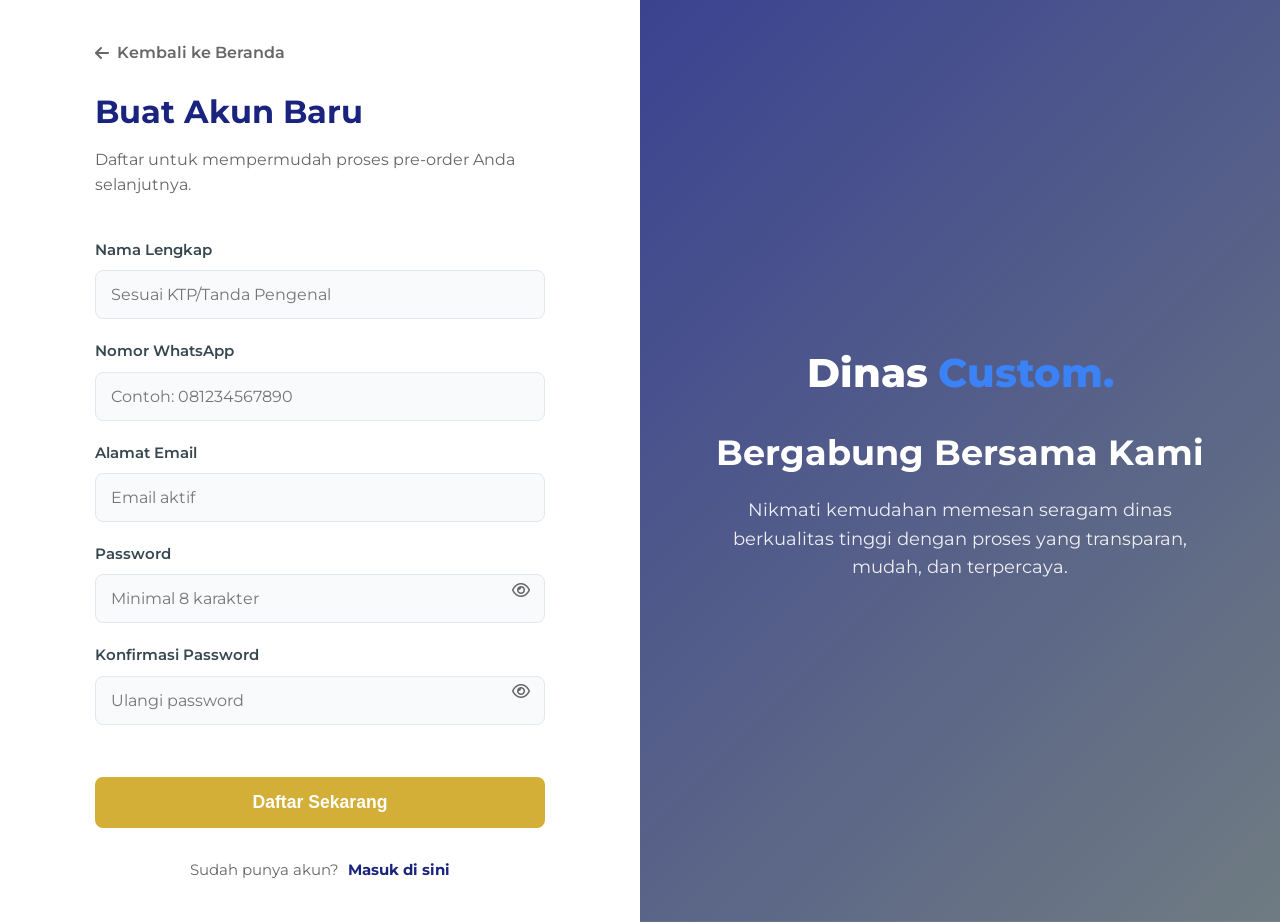
<file: register.html>
<!DOCTYPE html>
<html lang="id">
<head>
    <meta charset="UTF-8">
    <meta name="viewport" content="width=device-width, initial-scale=1.0">
    <title>Daftar - DinasCustom</title>
    <!-- Google Fonts -->
    <link rel="preconnect" href="https://fonts.googleapis.com">
    <link rel="preconnect" href="https://fonts.gstatic.com" crossorigin>
    <link href="https://fonts.googleapis.com/css2?family=Montserrat:wght@400;500;600;700;800&display=swap" rel="stylesheet">
    <!-- FontAwesome -->
    <link rel="stylesheet" href="https://cdnjs.cloudflare.com/ajax/libs/font-awesome/6.4.0/css/all.min.css">
    <!-- Custom CSS -->
    <link rel="stylesheet" href="css/style.css"> <!-- Base styles -->
    <link rel="stylesheet" href="css/auth.css"> <!-- Auth styles -->
    <script src="js/guard.js"></script>
</head>
<body class="auth-body">

    <div class="auth-container">
        
        <!-- Left Side: Form -->
        <div class="auth-right">
            <div class="auth-form-wrapper">
                
                <!-- Back Button -->
                <a href="index.html" class="auth-back-btn"><i class="fa-solid fa-arrow-left"></i> Kembali ke Beranda</a>

                <a href="index.html" class="auth-logo-mobile" id="authLogoMobile">Dinas<span>Custom.</span></a>

                <div class="auth-header">
                    <h2>Buat Akun Baru</h2>
                    <p>Daftar untuk mempermudah proses pre-order Anda selanjutnya.</p>
                </div>

                <form class="auth-form" id="registerForm" autocomplete="off">
                    <div class="form-group">
                        <label for="name">Nama Lengkap</label>
                        <input type="text" id="name" class="form-control" placeholder="Sesuai KTP/Tanda Pengenal" required autocomplete="off">
                    </div>

                    <div class="form-group">
                        <label for="whatsapp">Nomor WhatsApp</label>
                        <input type="tel" id="whatsapp" class="form-control" placeholder="Contoh: 081234567890" required autocomplete="off" maxlength="15">
                    </div>

                    <div class="form-group">
                        <label for="email">Alamat Email</label>
                        <input type="email" id="email" class="form-control" placeholder="Email aktif" required autocomplete="off">
                    </div>

                    <div class="form-group">
                        <label for="password">Password</label>
                        <input type="password" id="password" class="form-control" placeholder="Minimal 8 karakter" required autocomplete="new-password" minlength="8">
                        <i class="fa-regular fa-eye password-toggle" id="togglePassword1"></i>
                    </div>

                    <div class="form-group">
                        <label for="confirm-password">Konfirmasi Password</label>
                        <input type="password" id="confirm-password" class="form-control" placeholder="Ulangi password" required autocomplete="new-password" minlength="8">
                        <i class="fa-regular fa-eye password-toggle" id="togglePassword2"></i>
                    </div>

                    <button type="submit" class="btn btn-primary auth-btn mt-4">Daftar Sekarang</button>
                </form>

                <div class="auth-footer">
                    Sudah punya akun? <a href="login.html">Masuk di sini</a>
                </div>
            </div>
        </div>

        <!-- Right Side: Image (Flipped layout for variety) -->
        <div class="auth-left" id="authLeftBg" style="background-image: linear-gradient(135deg, rgba(26, 35, 126, 0.85) 0%, rgba(55, 71, 79, 0.7) 100%), url('https://images.unsplash.com/photo-1543163521-1bf539c55dd2?ixlib=rb-4.0.3&auto=format&fit=crop&w=800&q=80');">
            <div class="auth-left-content">
                <a href="index.html" class="auth-logo" id="authLogoLeft">Dinas<span>Custom.</span></a>
                <h1 class="auth-title">Bergabung Bersama Kami</h1>
                <p class="auth-desc">Nikmati kemudahan memesan seragam dinas berkualitas tinggi dengan proses yang transparan, mudah, dan terpercaya.</p>
            </div>
        </div>

    </div>

    <div id="toast-container" class="toast-container"></div>

    <!-- Config & Script Autentikasi -->
    <script src="js/config.js"></script>
    <script src="js/auth.js"></script>
</body>
</html>
</file>
<file: css/style.css>
/* 
   ========================================
   DinasCustom - CSS Variables & Reset
   ========================================
*/
:root {
    /* Color Palette */
    --primary-color: #1A237E; /* Navy Blue - Otoritas/Kepercayaan */
    --secondary-color: #37474F; /* Dark Grey - Profesional */
    --accent-color: #D4AF37; /* Gold - Elegan/Premium */
    --accent-hover: #b5952f;
    --danger-color: #800000; /* Maroon - Highlight diskon */
    --light-bg: #F5F7FA;
    --white: #FFFFFF;
    --text-main: #333333;
    --text-muted: #666666;
    
    /* Typography */
    --font-main: 'Montserrat', sans-serif;
    
    /* Layout */
    --container-width: 1200px;
    --transition: all 0.3s ease;
}

* {
    margin: 0;
    padding: 0;
    box-sizing: border-box;
}

html {
    scroll-behavior: smooth;
}

body {
    font-family: var(--font-main);
    color: var(--text-main);
    line-height: 1.6;
    background-color: var(--white);
}

a {
    text-decoration: none;
    color: inherit;
}

ul {
    list-style: none;
}

/* 
   ========================================
   Utility Classes
   ========================================
*/
.container {
    max-width: var(--container-width);
    margin: 0 auto;
    padding: 0 20px;
}

.text-center { text-align: center; }
.py-section { padding: 80px 0; }
.mt-4 { margin-top: 2rem; }
.bg-light { background-color: var(--light-bg); }
.bg-navy { background-color: var(--primary-color); }
.text-white { color: var(--white); }
.text-light-gray { color: #cfd8dc; }

.section-title {
    font-size: 2.5rem;
    font-weight: 700;
    margin-bottom: 15px;
    color: var(--primary-color);
}
.bg-navy .section-title {
    color: var(--white);
}

.bg-navy .section-subtitle {
    color: var(--white);
}

.section-subtitle {
    font-size: 1.1rem;
    color: var(--text-muted);
    margin-bottom: 40px;
    max-width: 600px;
    margin-left: auto;
    margin-right: auto;
}

/* Buttons */
.btn {
    display: inline-block;
    padding: 12px 28px;
    border-radius: 8px;
    font-weight: 600;
    cursor: pointer;
    transition: var(--transition);
    border: none;
    text-align: center;
}

.btn-sm {
    padding: 8px 20px;
    font-size: 0.9rem;
}

.btn-lg {
    padding: 15px 35px;
    font-size: 1.1rem;
}

.btn-block {
    display: block;
    width: 100%;
}

.btn-primary {
    background-color: var(--accent-color);
    color: var(--white);
}

.btn-primary:hover {
    background-color: var(--accent-hover);
    transform: translateY(-2px);
    box-shadow: 0 4px 12px rgba(212, 175, 55, 0.3);
}

.btn-outline {
    background-color: transparent;
    border: 2px solid var(--white);
    color: var(--white);
}

.btn-outline:hover {
    background-color: var(--white);
    color: var(--primary-color);
}

/* 
   ========================================
   Header / Navbar
   ========================================
*/
.navbar {
    position: fixed;
    top: 0;
    left: 0;
    width: 100%;
    background-color: rgba(255, 255, 255, 0.95);
    backdrop-filter: blur(10px);
    z-index: 1000;
    box-shadow: 0 2px 10px rgba(0,0,0,0.05);
    transition: var(--transition);
    padding: 5px 0;
}

.navbar.scrolled {
    box-shadow: 0 2px 15px rgba(0,0,0,0.1);
    padding: 0;
}

.nav-content {
    display: flex;
    justify-content: space-between;
    align-items: center;
    height: 80px;
}

.logo {
    font-size: 1.8rem;
    font-weight: 800;
    color: var(--primary-color);
    display: inline-flex;
    align-items: center;
    gap: 10px;
    text-decoration: none;
}

.logo img {
    max-height: 38px;
    width: auto;
    object-fit: contain;
}

.logo span {
    color: #3b82f6;
}

.nav-links {
    display: flex;
    gap: 30px;
}

.nav-links a {
    font-weight: 500;
    color: var(--secondary-color);
    transition: var(--transition);
}

.nav-links a:hover {
    color: var(--accent-color);
}

/* 
   ========================================
   Hero Section
   ========================================
*/
.hero {
    position: relative;
    height: 100vh;
    min-height: 700px;
    display: flex;
    align-items: center;
    background-image: url('../img/hero.png'); /* The generated image */
    background-size: cover;
    background-position: center;
    background-attachment: fixed;
    color: var(--white);
    padding-top: 80px;
}

.hero-overlay {
    position: absolute;
    top: 0;
    left: 0;
    width: 100%;
    height: 100%;
    background: linear-gradient(135deg, rgba(26, 35, 126, 0.85) 0%, rgba(55, 71, 79, 0.7) 100%);
}

.hero-content {
    position: relative;
    z-index: 2;
    max-width: 800px;
    margin-top: 60px;
}

.hero-title {
    font-size: 3.5rem;
    font-weight: 800;
    line-height: 1.2;
    margin-bottom: 20px;
    text-shadow: 0 2px 10px rgba(0,0,0,0.3);
}

.hero-subtitle {
    font-size: 1.2rem;
    font-weight: 400;
    margin-bottom: 40px;
    opacity: 0.9;
    max-width: 600px;
}

.hero-actions {
    display: flex;
    gap: 20px;
    margin-bottom: 50px;
}

/* Event Diskon Berwaktu */
.discount-banner {
    background: rgba(255, 255, 255, 0.1);
    backdrop-filter: blur(5px);
    border: 1px solid rgba(255, 255, 255, 0.2);
    padding: 20px;
    border-radius: 12px;
    display: inline-flex;
    flex-direction: column;
    align-items: center;
    gap: 15px;
}

.discount-info {
    display: flex;
    align-items: center;
    gap: 10px;
    font-weight: 600;
    color: var(--accent-color);
}

.countdown {
    display: flex;
    align-items: center;
    gap: 15px;
}

.time-box {
    display: flex;
    flex-direction: column;
    align-items: center;
    background: var(--white);
    color: var(--primary-color);
    min-width: 60px;
    padding: 10px;
    border-radius: 8px;
    box-shadow: 0 4px 10px rgba(0,0,0,0.2);
}

.time-box span {
    font-size: 1.8rem;
    font-weight: 700;
    line-height: 1;
}

.time-box small {
    font-size: 0.75rem;
    font-weight: 500;
    margin-top: 5px;
    text-transform: uppercase;
}

.colon {
    font-size: 1.5rem;
    font-weight: 700;
    animation: blink 1s infinite;
}

@keyframes blink {
    0%, 100% { opacity: 1; }
    50% { opacity: 0; }
}

/* 
   ========================================
   How It Works
   ========================================
*/
.steps-grid {
    display: grid;
    grid-template-columns: repeat(auto-fit, minmax(250px, 1fr));
    gap: 30px;
    margin-top: 50px;
}

.step-card {
    background: var(--white);
    padding: 40px 30px;
    border-radius: 16px;
    box-shadow: 0 10px 30px rgba(0,0,0,0.05);
    transition: var(--transition);
    position: relative;
    overflow: hidden;
}

.step-card:hover {
    transform: translateY(-10px);
    box-shadow: 0 15px 40px rgba(0,0,0,0.1);
}

.step-card::before {
    content: '';
    position: absolute;
    top: 0;
    left: 0;
    width: 100%;
    height: 4px;
    background: var(--primary-color);
    transform: scaleX(0);
    transform-origin: left;
    transition: var(--transition);
}

.step-card:hover::before {
    transform: scaleX(1);
}

.step-icon {
    width: 70px;
    height: 70px;
    background: var(--light-bg);
    color: var(--primary-color);
    border-radius: 50%;
    display: flex;
    justify-content: center;
    align-items: center;
    font-size: 1.8rem;
    margin: 0 auto 20px;
    transition: var(--transition);
}

.step-card:hover .step-icon {
    background: var(--primary-color);
    color: var(--white);
}

.step-card h3 {
    color: var(--secondary-color);
    margin-bottom: 15px;
    font-size: 1.2rem;
}

.step-card p {
    color: var(--text-muted);
    font-size: 0.95rem;
}

/* 
   ========================================
   Gallery / Katalog
   ========================================
*/
.filter-container {
    display: flex;
    justify-content: center;
    gap: 15px;
    margin-bottom: 40px;
    flex-wrap: wrap;
}

.filter-btn {
    padding: 8px 24px;
    border: 2px solid var(--light-bg);
    background: transparent;
    border-radius: 30px;
    font-family: var(--font-main);
    font-weight: 600;
    color: var(--text-muted);
    cursor: pointer;
    transition: var(--transition);
}

.filter-btn:hover, .filter-btn.active {
    background: var(--primary-color);
    border-color: var(--primary-color);
    color: var(--white);
}

.product-grid {
    display: grid;
    grid-template-columns: repeat(auto-fill, minmax(280px, 1fr));
    gap: 30px;
}

.product-card {
    background: var(--white);
    border-radius: 16px;
    overflow: hidden;
    box-shadow: 0 5px 20px rgba(0,0,0,0.05);
    transition: var(--transition);
    display: block; /* Default display for filtering */
}

.product-card.hide {
    display: none;
}

.product-card:hover {
    transform: translateY(-5px);
    box-shadow: 0 15px 30px rgba(0,0,0,0.1);
}

.product-img-wrap {
    position: relative;
    height: 300px;
    overflow: hidden;
    background: var(--light-bg);
}

.product-img {
    width: 100%;
    height: 100%;
    object-fit: cover;
    transition: transform 0.5s ease;
}

.product-card:hover .product-img {
    transform: scale(1.05);
}

/* Badges */
.badge {
    position: absolute;
    top: 15px;
    right: 15px;
    padding: 6px 12px;
    border-radius: 20px;
    font-size: 0.8rem;
    font-weight: 700;
    color: var(--white);
    z-index: 2;
    box-shadow: 0 2px 5px rgba(0,0,0,0.2);
}

.badge-po {
    background-color: var(--primary-color);
}

.badge-discount {
    background-color: var(--danger-color);
}

.product-info {
    padding: 25px;
}

.product-info h3 {
    font-size: 1.1rem;
    color: var(--secondary-color);
    margin-bottom: 10px;
}

.product-info .price {
    font-size: 1.25rem;
    font-weight: 700;
    color: var(--primary-color);
    margin-bottom: 20px;
}

.product-info .price del {
    font-size: 0.9rem;
    color: var(--text-muted);
    font-weight: 500;
    margin-right: 8px;
}

/* 
   ========================================
   Social Proof
   ========================================
*/
.client-logos {
    display: flex;
    justify-content: center;
    gap: 20px;
    flex-wrap: wrap;
    margin-bottom: 50px;
}

.logo-box {
    background: rgba(255, 255, 255, 0.05);
    border: 1px solid rgba(255, 255, 255, 0.1);
    color: var(--white);
    padding: 20px;
    border-radius: 12px;
    font-weight: 600;
    letter-spacing: 0.5px;
    display: flex;
    flex-direction: column;
    align-items: center;
    justify-content: center;
    gap: 12px;
    min-width: 180px;
    transition: var(--transition);
}

.logo-box:hover {
    transform: translateY(-5px);
    background: rgba(255, 255, 255, 0.1);
    border-color: rgba(255, 255, 255, 0.25);
}

.logo-box img {
    max-height: 55px;
    max-width: 140px;
    border-radius: 6px;
    object-fit: contain;
    transition: var(--transition);
}

.logo-box .client-name {
    font-size: 0.85rem;
    color: #cfd8dc;
    text-align: center;
    font-weight: 500;
    letter-spacing: 0.3px;
    line-height: 1.3;
}

.testimonial-grid {
    display: grid;
    grid-template-columns: repeat(auto-fit, minmax(300px, 1fr));
    gap: 30px;
}

.testi-card {
    background: var(--white);
    padding: 30px;
    border-radius: 12px;
    text-align: left;
    color: var(--text-main);
}

.quote {
    font-style: italic;
    margin-bottom: 20px;
    position: relative;
}

.quote::before {
    content: '"';
    font-size: 4rem;
    color: var(--light-bg);
    position: absolute;
    top: -20px;
    left: -15px;
    z-index: -1;
    font-family: serif;
}

.author strong {
    display: block;
    color: var(--primary-color);
}

.author span {
    font-size: 0.85rem;
    color: var(--text-muted);
}

/* 
   ========================================
   Footer
   ========================================
*/
.footer {
    background-color: var(--secondary-color);
    color: var(--white);
    padding: 60px 0 20px;
}

.footer-content {
    display: flex;
    justify-content: space-between;
    flex-wrap: wrap;
    gap: 40px;
    margin-bottom: 40px;
    padding-bottom: 40px;
    border-bottom: 1px solid rgba(255,255,255,0.1);
}

.footer-brand h2 {
    font-size: 1.8rem;
    margin-bottom: 15px;
}

.footer-brand h2 span {
    color: var(--accent-color);
}

.footer-brand p {
    color: #b0bec5;
    max-width: 300px;
}

.footer-links h3 {
    margin-bottom: 20px;
    color: var(--accent-color);
}

.footer-links ul li {
    margin-bottom: 10px;
    color: #b0bec5;
    display: flex;
    align-items: center;
    gap: 10px;
}

.footer-links ul li a {
    color: inherit;
    text-decoration: none;
    display: inline-flex;
    align-items: center;
    gap: 10px;
    transition: var(--transition);
}

.footer-links ul li a:hover {
    color: var(--accent-color);
    transform: translateX(4px);
}

.footer-bottom {
    text-align: center;
    color: #78909c;
    font-size: 0.9rem;
}

.nav-actions {
    display: flex;
    align-items: center;
    gap: 15px;
}

.hamburger {
    display: none;
    font-size: 1.5rem;
    color: var(--primary-color);
    cursor: pointer;
}

/* 
   ========================================
   Modal Styles
   ========================================
*/
.modal-overlay {
    position: fixed;
    top: 0;
    left: 0;
    width: 100%;
    height: 100%;
    background: rgba(0, 0, 0, 0.6);
    backdrop-filter: blur(4px);
    z-index: 2000;
    display: none;
    justify-content: center;
    align-items: center;
    opacity: 0;
    transition: opacity 0.3s ease;
}

.modal-overlay.show {
    display: flex;
    opacity: 1;
}

.modal-box {
    background: var(--white);
    padding: 30px;
    border-radius: 16px;
    text-align: center;
    max-width: 420px;
    width: 90%;
    max-height: 90vh;
    overflow-y: auto;
    box-shadow: 0 15px 40px rgba(0,0,0,0.2);
    transform: translateY(20px);
    transition: transform 0.3s ease;
}

.modal-overlay.show .modal-box {
    transform: translateY(0);
}

.modal-icon {
    font-size: 4rem;
    color: #10B981; /* Success Green */
    margin-bottom: 20px;
}

.modal-box h3 {
    color: var(--secondary-color);
    margin-bottom: 10px;
    font-size: 1.5rem;
}

.modal-box p {
    color: var(--text-muted);
    margin-bottom: 30px;
    line-height: 1.5;
}

/* Modal Form Styles */
.form-group {
    margin-bottom: 1.25rem;
    text-align: left;
}

.form-group label {
    display: block;
    font-weight: 600;
    margin-bottom: 0.5rem;
    color: var(--secondary-color);
    font-size: 0.95rem;
}

.form-control {
    width: 100%;
    padding: 12px 16px;
    border: 1px solid #ced4da;
    border-radius: 8px;
    font-size: 1rem;
    font-family: inherit;
    color: var(--text-main);
    transition: var(--transition);
}

.form-control:focus {
    border-color: var(--primary-color);
    outline: none;
    box-shadow: 0 0 0 3px rgba(26, 35, 126, 0.15);
}

.mb-3 { margin-bottom: 1rem; }
.mb-4 { margin: 1.5rem 0; }

/* 
   ========================================
   Responsive Design
   ========================================
*/
@media (max-width: 992px) {
    .hero-title { font-size: 3rem; }
}

@media (max-width: 768px) {
    .hamburger { 
        display: block; 
        font-size: 1.3rem;
    }
    .nav-btn { display: none; }
    
    .nav-content {
        height: 65px;
    }

    .logo {
        font-size: 1.4rem;
        gap: 8px;
    }

    .logo img {
        max-height: 28px !important;
    }

    .nav-actions {
        gap: 10px;
    }

    .nav-actions .btn {
        padding: 6px 14px;
        font-size: 0.85rem;
        border-radius: 6px;
    }
    
    .nav-links {
        position: absolute;
        top: 100%;
        left: -100%;
        width: 100%;
        height: calc(100vh - 100%);
        background-color: var(--white);
        flex-direction: column;
        align-items: center;
        justify-content: center;
        gap: 40px;
        transition: var(--transition);
        box-shadow: 0 10px 15px rgba(0,0,0,0.05);
    }

    .nav-links.active {
        left: 0;
    }

    .nav-links a {
        font-size: 1.2rem;
        font-weight: 600;
    }

    .hero-title { font-size: 2.2rem; }
    .hero-subtitle { font-size: 1rem; }
    .hero-actions { flex-direction: column; gap: 15px; }
    
    .countdown { gap: 10px; }
    .time-box { min-width: 50px; padding: 8px; }
    .time-box span { font-size: 1.4rem; }
    .colon { font-size: 1.2rem; }
    
    .py-section { padding: 50px 0; }
    .section-title { font-size: 2rem; }
    
    .footer-content { flex-direction: column; text-align: center; gap: 30px; }
    .footer-brand p { margin: 0 auto; }
    .footer-links ul li { justify-content: center; }
}

@media (max-width: 480px) {
    .nav-content {
        height: 55px;
    }

    .logo {
        font-size: 1.15rem;
        gap: 6px;
    }

    .logo img {
        max-height: 22px !important;
        margin-right: 2px !important;
    }

    .nav-actions .btn {
        padding: 5px 10px;
        font-size: 0.78rem;
        margin-right: 5px !important;
    }

    .hamburger {
        font-size: 1.2rem;
    }

    .hero-title { font-size: 1.8rem; }
    .countdown { flex-wrap: wrap; justify-content: center; }
    .colon { display: none; }
    .discount-banner { width: 100%; text-align: center; }
    .discount-info { justify-content: center; }
}

/* Toast Notifications - Centered Globally */
.toast-container {
    position: fixed;
    top: 20px;
    left: 50%;
    transform: translateX(-50%);
    z-index: 9999;
    display: flex;
    flex-direction: column;
    gap: 10px;
    align-items: center;
}

.toast {
    background: white;
    color: #333;
    padding: 15px 25px;
    border-radius: 8px;
    box-shadow: 0 4px 15px rgba(0,0,0,0.15);
    display: flex;
    align-items: center;
    gap: 12px;
    font-weight: 500;
    transform: translateY(-50px);
    opacity: 0;
    transition: all 0.3s cubic-bezier(0.68, -0.55, 0.265, 1.55);
    border-top: 4px solid var(--primary-color);
}

.toast.show {
    transform: translateY(0);
    opacity: 1;
}

.toast-success { border-top-color: #10B981; }
.toast-success i { color: #10B981; }

.toast-error, .toast-danger { border-top-color: #EF4444; }
.toast-error i, .toast-danger i { color: #EF4444; }

.toast-warning { border-top-color: #F59E0B; }
.toast-warning i { color: #F59E0B; }

.toast-info { border-top-color: #3B82F6; }
.toast-info i { color: #3B82F6; }

@keyframes slideDownCenter {
    from { transform: translateY(-50px); opacity: 0; }
    to { transform: translateY(0); opacity: 1; }
}

@keyframes slideUpCenter {
    from { transform: translateY(0); opacity: 1; }
    to { transform: translateY(-50px); opacity: 0; }
}

/* Custom Alert Overlay Modal */
.custom-alert-overlay {
    position: fixed;
    top: 0;
    left: 0;
    width: 100vw;
    height: 100vh;
    background: rgba(15, 23, 42, 0.4);
    backdrop-filter: blur(8px);
    -webkit-backdrop-filter: blur(8px);
    display: flex;
    justify-content: center;
    align-items: center;
    z-index: 10000;
    opacity: 0;
    transition: opacity 0.25s ease;
}

.custom-alert-overlay.show {
    opacity: 1;
}

.custom-alert-box {
    background: #ffffff;
    border-radius: 16px;
    padding: 30px 24px;
    width: 90%;
    max-width: 400px;
    box-shadow: 0 20px 25px -5px rgba(0, 0, 0, 0.1), 0 10px 10px -5px rgba(0, 0, 0, 0.04);
    text-align: center;
    transform: scale(0.9);
    transition: transform 0.25s cubic-bezier(0.34, 1.56, 0.64, 1);
    border: 1px solid rgba(226, 232, 240, 0.8);
}

.custom-alert-overlay.show .custom-alert-box {
    transform: scale(1);
}

.custom-alert-icon {
    font-size: 3.5rem;
    margin-bottom: 16px;
    display: flex;
    justify-content: center;
    align-items: center;
}

.custom-alert-icon i.text-success {
    color: #10B981;
}

.custom-alert-icon i.text-danger {
    color: #EF4444;
}

.custom-alert-icon i.text-warning {
    color: #F59E0B;
}

.custom-alert-icon i.text-info {
    color: #3B82F6;
}

.custom-alert-title {
    font-size: 1.35rem;
    font-weight: 700;
    color: #1E293B;
    margin-bottom: 8px;
    font-family: 'Montserrat', sans-serif;
}

.custom-alert-message {
    font-size: 0.975rem;
    color: #64748B;
    line-height: 1.5;
    margin-bottom: 24px;
    font-family: 'Montserrat', sans-serif;
}

.custom-alert-btn {
    background-color: var(--primary-color, #1A237E);
    color: #ffffff;
    border: none;
    border-radius: 8px;
    padding: 10px 32px;
    font-size: 0.95rem;
    font-weight: 600;
    cursor: pointer;
    transition: all 0.2s ease;
    box-shadow: 0 4px 6px -1px rgba(26, 35, 126, 0.2);
    font-family: 'Montserrat', sans-serif;
    outline: none;
}

.custom-alert-btn:hover {
    background-color: var(--secondary-color, #12185C);
    transform: translateY(-1px);
    box-shadow: 0 10px 15px -3px rgba(26, 35, 126, 0.3);
}

.custom-alert-btn:active {
    transform: translateY(0);
}
</file>
<file: css/auth.css>
/* 
   ========================================
   Auth Pages Specific CSS (Login & Register)
   ========================================
*/

body.auth-body {
    margin: 0;
    padding: 0;
    font-family: var(--font-main);
    background-color: var(--light-bg);
    min-height: 100vh;
    display: flex;
}

.auth-container {
    display: flex;
    width: 100%;
    min-height: 100vh;
}

/* Left Side: Image/Branding */
.auth-back-btn {
    display: inline-flex;
    align-items: center;
    gap: 8px;
    color: var(--text-muted);
    font-weight: 600;
    margin-bottom: 20px;
    transition: var(--transition);
    text-decoration: none;
}

.auth-back-btn:hover {
    color: var(--primary-color);
}

.auth-left {
    flex: 1;
    background-image: linear-gradient(135deg, rgba(26, 35, 126, 0.85) 0%, rgba(55, 71, 79, 0.7) 100%), url('../img/hero.png');
    background-size: cover;
    background-position: center;
    color: var(--white);
    display: flex;
    flex-direction: column;
    justify-content: center;
    align-items: center;
    padding: 40px;
    text-align: center;
    position: relative;
}

.auth-left-content {
    max-width: 500px;
}

.auth-logo {
    font-size: 2.5rem;
    font-weight: 800;
    margin-bottom: 20px;
    display: inline-flex;
    align-items: center;
    gap: 10px;
    color: var(--white);
    text-decoration: none;
}

.auth-logo img {
    max-height: 48px;
    width: auto;
    object-fit: contain;
}

.auth-logo span {
    color: #3b82f6;
}

.auth-title {
    font-size: 2.2rem;
    font-weight: 700;
    margin-bottom: 15px;
}

.auth-desc {
    font-size: 1.1rem;
    opacity: 0.9;
    line-height: 1.6;
}

/* Right Side: Form Area */
.auth-right {
    flex: 1;
    background-color: var(--white);
    display: flex;
    justify-content: center;
    align-items: center;
    padding: 40px;
}

.auth-form-wrapper {
    width: 100%;
    max-width: 450px;
}

.auth-header {
    margin-bottom: 40px;
}

.auth-header h2 {
    font-size: 2rem;
    color: var(--primary-color);
    margin-bottom: 10px;
}

.auth-header p {
    color: var(--text-muted);
}

.auth-form .form-group {
    margin-bottom: 20px;
    position: relative;
}

.auth-form label {
    display: block;
    font-weight: 600;
    color: var(--secondary-color);
    margin-bottom: 8px;
    font-size: 0.95rem;
}

.auth-form .form-control {
    width: 100%;
    padding: 14px 15px;
    border: 1px solid #E2E8F0;
    border-radius: 8px;
    font-family: inherit;
    font-size: 1rem;
    outline: none;
    transition: var(--transition);
    background-color: #F8FAFC;
}

.auth-form .form-control:focus {
    border-color: var(--primary-color);
    background-color: var(--white);
    box-shadow: 0 0 0 3px rgba(26, 35, 126, 0.1);
}

.auth-form .password-toggle {
    position: absolute;
    right: 15px;
    top: 40px;
    color: var(--text-muted);
    cursor: pointer;
    transition: var(--transition);
}

.auth-form .password-toggle:hover {
    color: var(--primary-color);
}

.auth-options {
    display: flex;
    justify-content: space-between;
    align-items: center;
    margin-bottom: 30px;
    font-size: 0.9rem;
}

.auth-options label {
    display: flex;
    align-items: center;
    gap: 8px;
    font-weight: 500;
    margin-bottom: 0;
    color: var(--text-muted);
    cursor: pointer;
}

.forgot-password {
    color: var(--primary-color);
    font-weight: 600;
}

.forgot-password:hover {
    text-decoration: underline;
}

.auth-btn {
    width: 100%;
    padding: 15px;
    font-size: 1.1rem;
}

.auth-footer {
    text-align: center;
    margin-top: 30px;
    color: var(--text-muted);
    font-size: 0.95rem;
}

.auth-footer a {
    color: var(--primary-color);
    font-weight: 700;
    margin-left: 5px;
}

.auth-footer a:hover {
    text-decoration: underline;
}

/* Responsive Design */
@media (max-width: 992px) {
    .auth-container {
        flex-direction: column;
    }

    .auth-left {
        display: none; /* Hide image side on smaller screens for a cleaner card layout */
    }

    .auth-right {
        background-color: var(--light-bg);
        padding: 20px;
    }

    .auth-form-wrapper {
        background-color: var(--white);
        padding: 40px 30px;
        border-radius: 16px;
        box-shadow: 0 10px 40px rgba(0,0,0,0.05);
    }
    
    .auth-logo-mobile {
        display: inline-flex;
        align-items: center;
        justify-content: center;
        gap: 8px;
        text-align: center;
        font-size: 2rem;
        font-weight: 800;
        margin-bottom: 20px;
        color: var(--primary-color);
        text-decoration: none;
        width: 100%;
    }
    
    .auth-logo-mobile img {
        max-height: 38px;
        width: auto;
        object-fit: contain;
    }
    .auth-logo-mobile span { color: #3b82f6; }
}

@media (min-width: 993px) {
    .auth-logo-mobile {
        display: none;
    }
}
</file>
